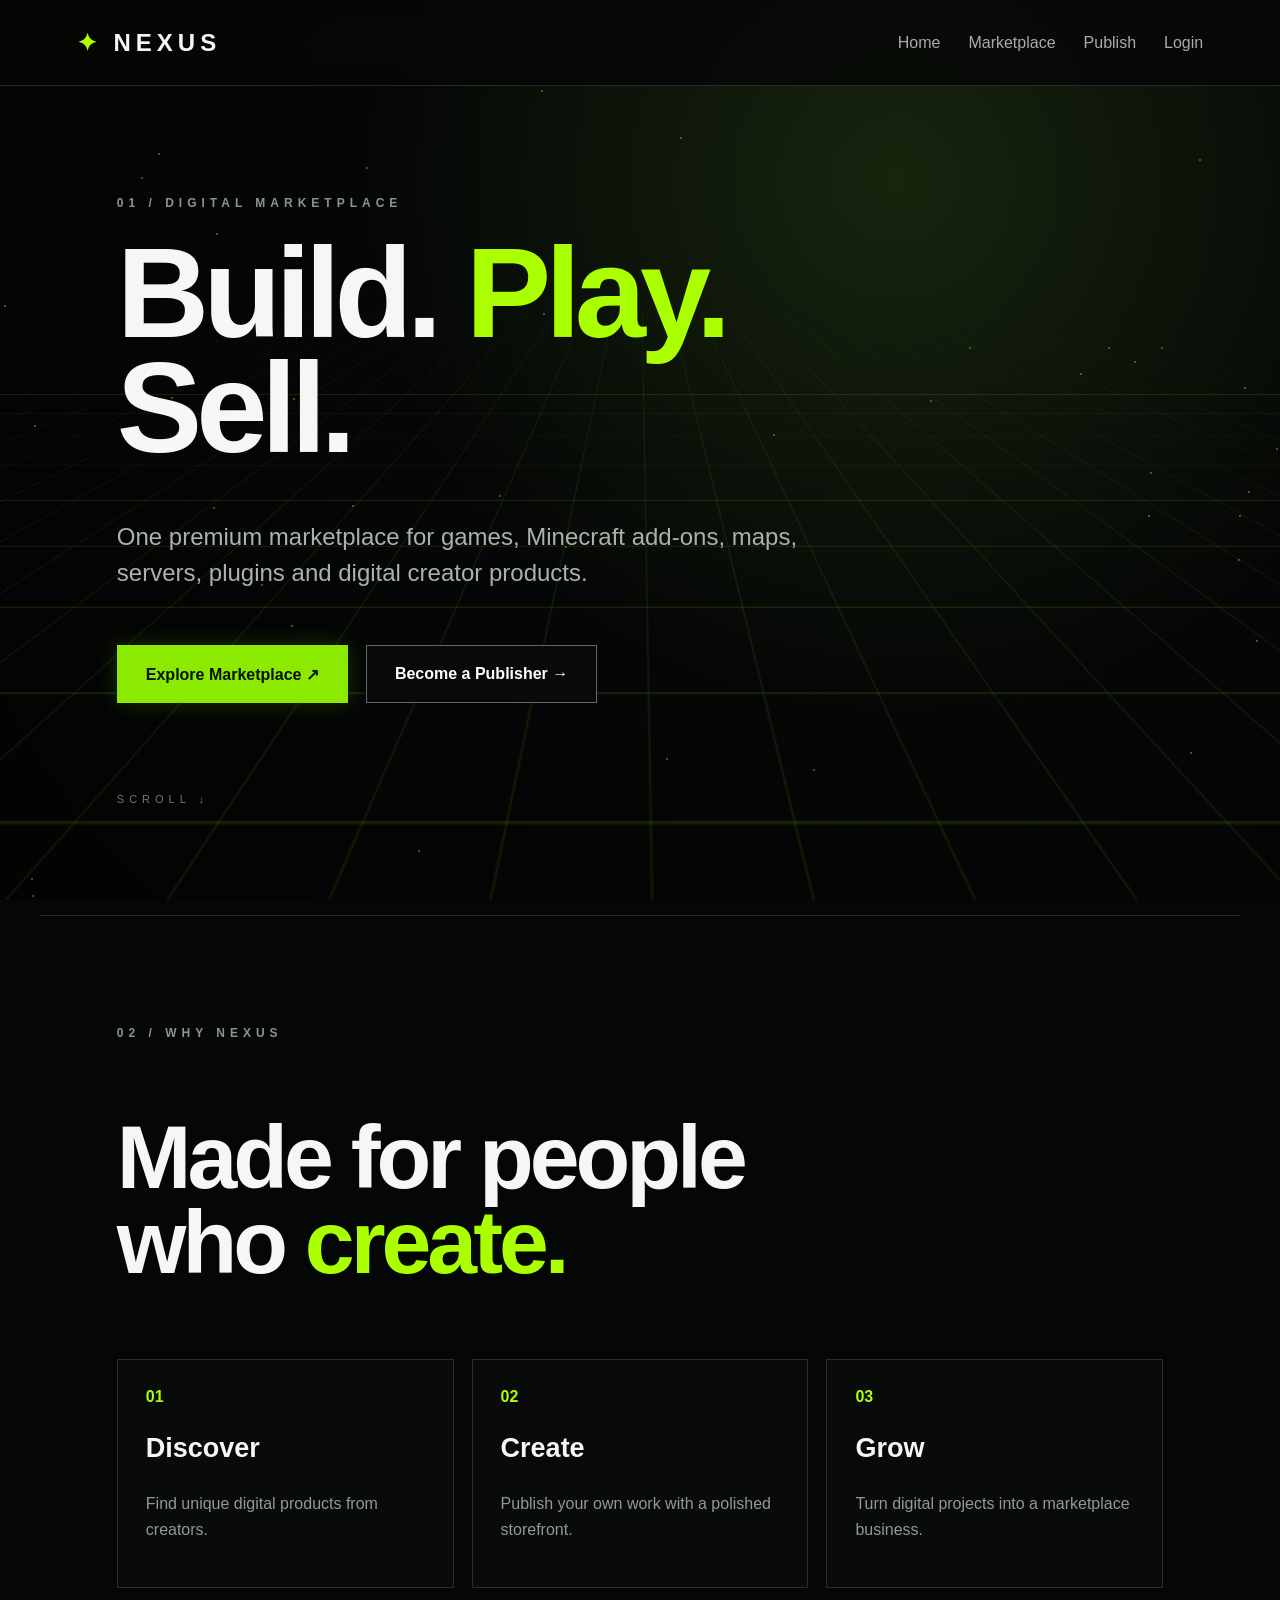
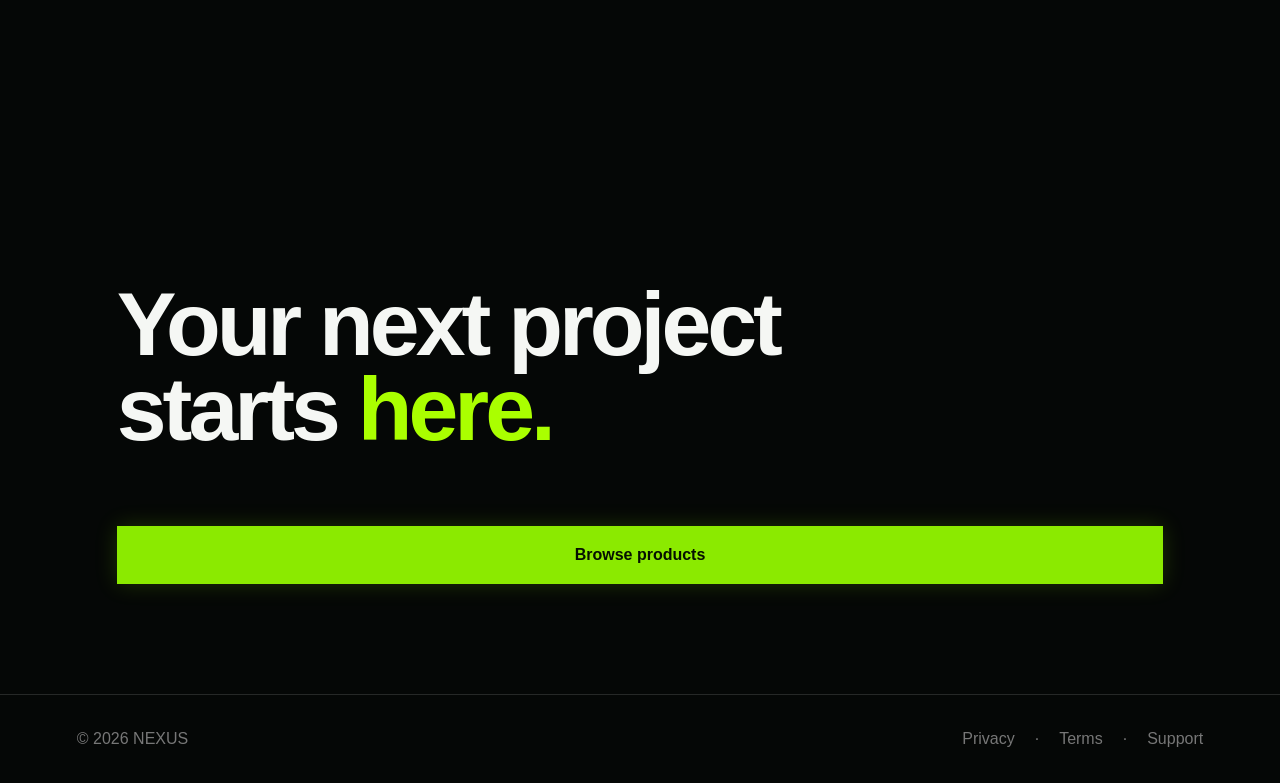
<file: index.html>
<!doctype html><html><head><meta charset="utf-8"><meta name="viewport" content="width=device-width,initial-scale=1"><title>NEXUS — Build. Play. Sell.</title><link rel="stylesheet" href="style.css"></head><body><div class="bg"><div class="grid"></div><div id="particles"></div></div><header><a class="logo" href="index.html">✦ NEXUS</a><button class="menu">☰</button><nav><a href="index.html">Home</a><a href="marketplace.html">Marketplace</a><a href="publisher.html">Publish</a><a href="login.html">Login</a></nav></header><main><section class="hero"><div class="eyebrow">01 / DIGITAL MARKETPLACE</div><h1>Build. <span>Play.</span><br>Sell.</h1><p>One premium marketplace for games, Minecraft add-ons, maps, servers, plugins and digital creator products.</p><div class="actions"><a class="btn primary" href="marketplace.html">Explore Marketplace ↗</a><a class="btn" href="publisher.html">Become a Publisher →</a></div><div class="scroll">SCROLL ↓</div></section><section class="section"><div class="eyebrow">02 / WHY NEXUS</div><h2>Made for people<br>who <span>create.</span></h2><div class="cards"><article><b>01</b><h3>Discover</h3><p>Find unique digital products from creators.</p></article><article><b>02</b><h3>Create</h3><p>Publish your own work with a polished storefront.</p></article><article><b>03</b><h3>Grow</h3><p>Turn digital projects into a marketplace business.</p></article></div></section><section class="cta"><h2>Your next project<br>starts <span>here.</span></h2><a class="btn primary" href="marketplace.html">Browse products</a></section></main><footer>© 2026 NEXUS <span><a href="privacy.html">Privacy</a> · <a href="terms.html">Terms</a> · <a href="support.html">Support</a></span></footer><script src="app.js"></script></body></html>
</file>
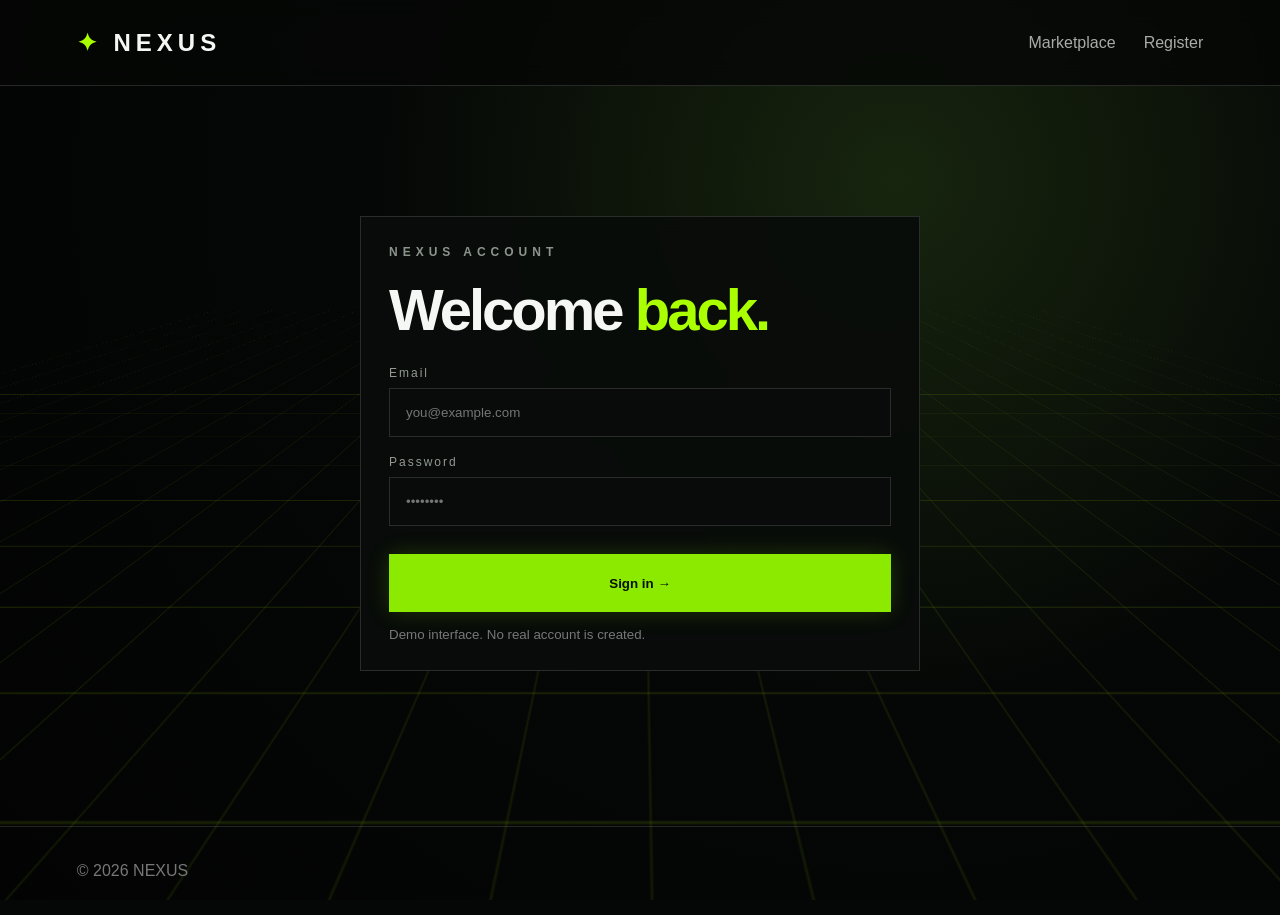
<file: login.html>
<!doctype html><html><head><meta charset="utf-8"><meta name="viewport" content="width=device-width,initial-scale=1"><title>Login — NEXUS</title><link rel="stylesheet" href="style.css"></head><body><div class="bg"><div class="grid"></div></div><header><a class="logo" href="index.html">✦ NEXUS</a><nav><a href="marketplace.html">Marketplace</a><a href="register.html">Register</a></nav></header><main class="page narrow"><div class="auth"><div class="eyebrow">NEXUS ACCOUNT</div><h1>Welcome <span>back.</span></h1><div class="field"><label>Email</label><input type="email" placeholder="you@example.com"></div><div class="field"><label>Password</label><input type="password" placeholder="••••••••"></div><button class="btn primary" onclick="alert('Demo only — connect real authentication for production.')">Sign in →</button><small>Demo interface. No real account is created.</small></div></main><footer>© 2026 NEXUS</footer><script src="app.js"></script></body></html>
</file>
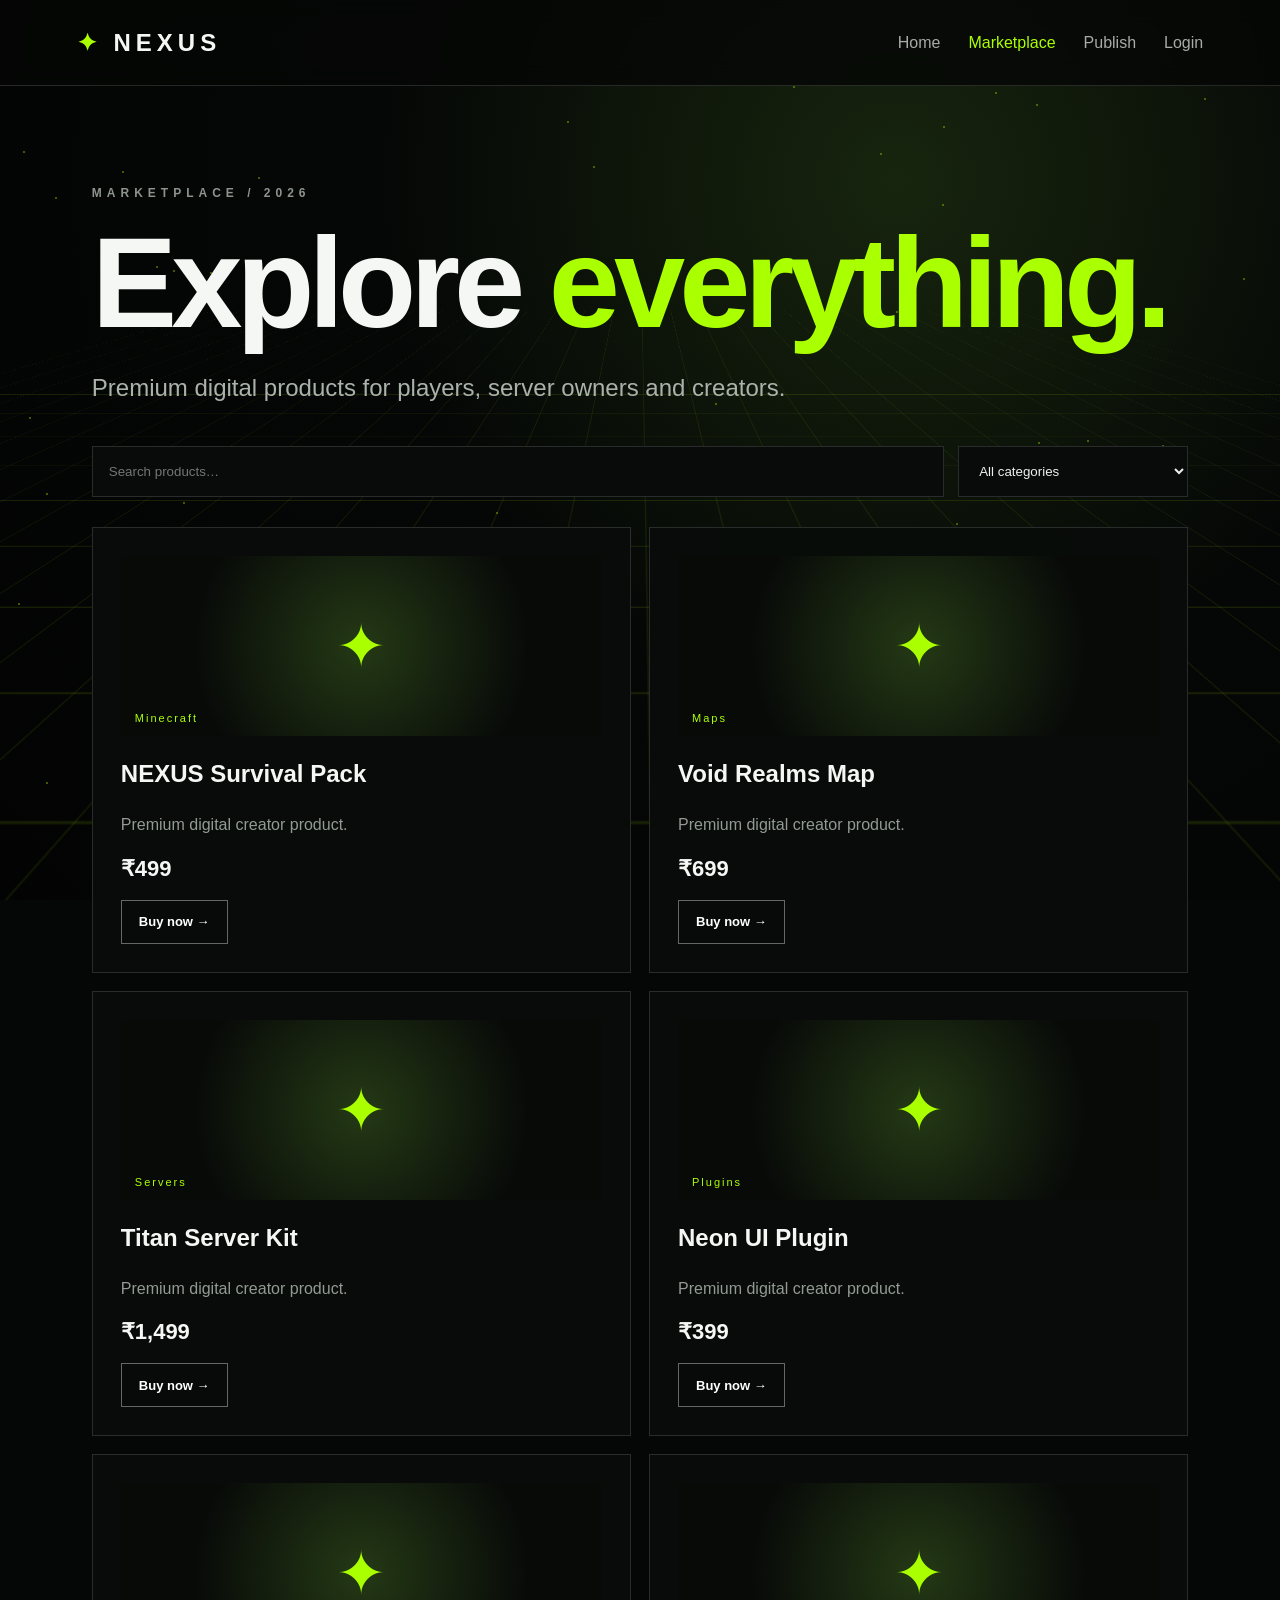
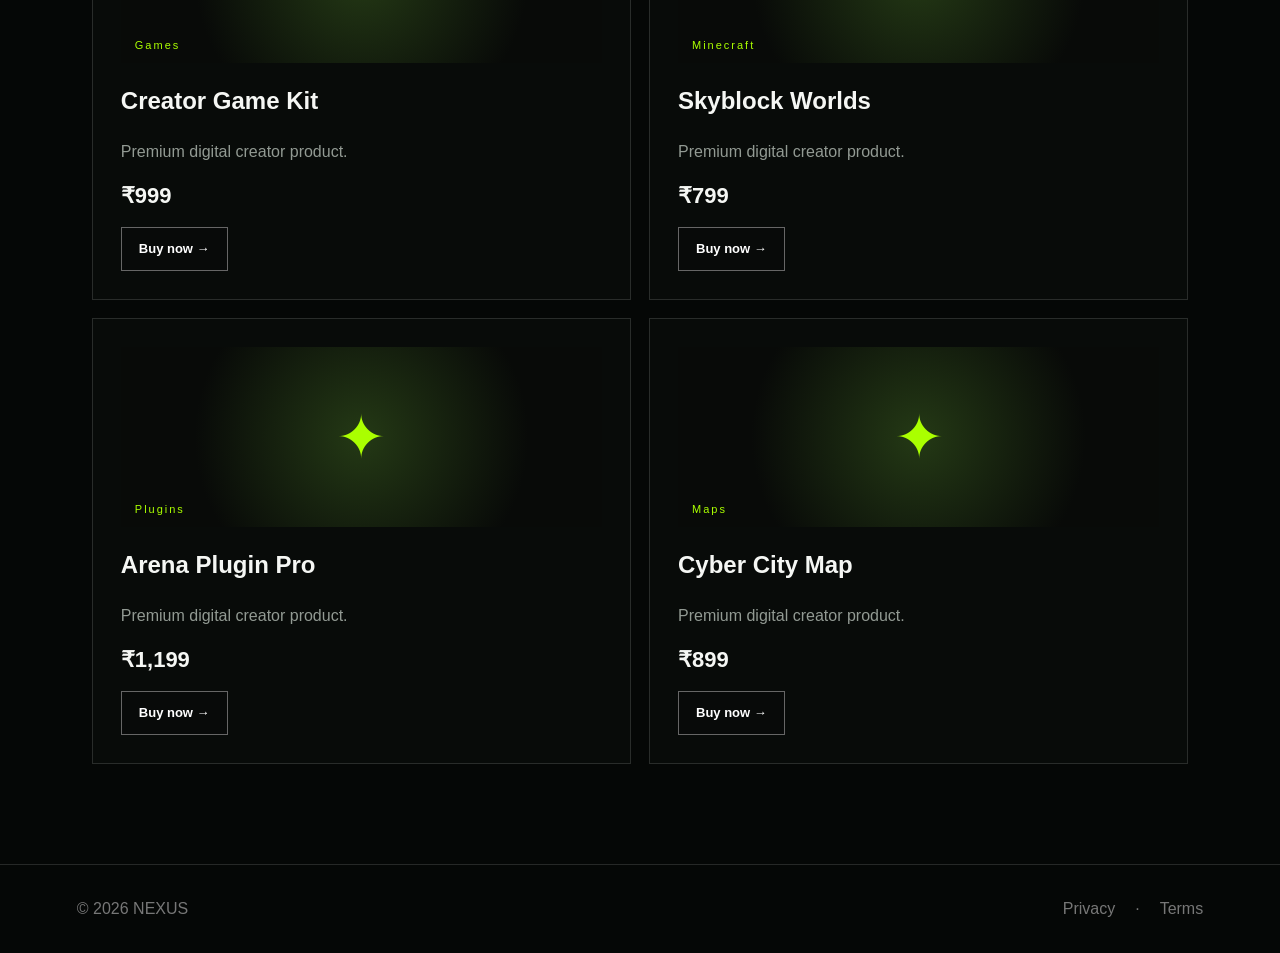
<file: marketplace.html>
<!doctype html><html><head><meta charset="utf-8"><meta name="viewport" content="width=device-width,initial-scale=1"><title>Marketplace — NEXUS</title><link rel="stylesheet" href="style.css"></head><body><div class="bg"><div class="grid"></div><div id="particles"></div></div><header><a class="logo" href="index.html">✦ NEXUS</a><button class="menu">☰</button><nav><a href="index.html">Home</a><a class="active" href="marketplace.html">Marketplace</a><a href="publisher.html">Publish</a><a href="login.html">Login</a></nav></header><main class="page"><div class="eyebrow">MARKETPLACE / 2026</div><h1>Explore <span>everything.</span></h1><p class="lead">Premium digital products for players, server owners and creators.</p><div class="toolbar"><input id="search" placeholder="Search products…"><select id="filter"><option value="all">All categories</option><option>Minecraft</option><option>Servers</option><option>Plugins</option><option>Maps</option><option>Games</option></select></div><div id="products" class="product-grid"></div></main><footer>© 2026 NEXUS <span><a href="privacy.html">Privacy</a> · <a href="terms.html">Terms</a></span></footer><script src="app.js"></script></body></html>
</file>
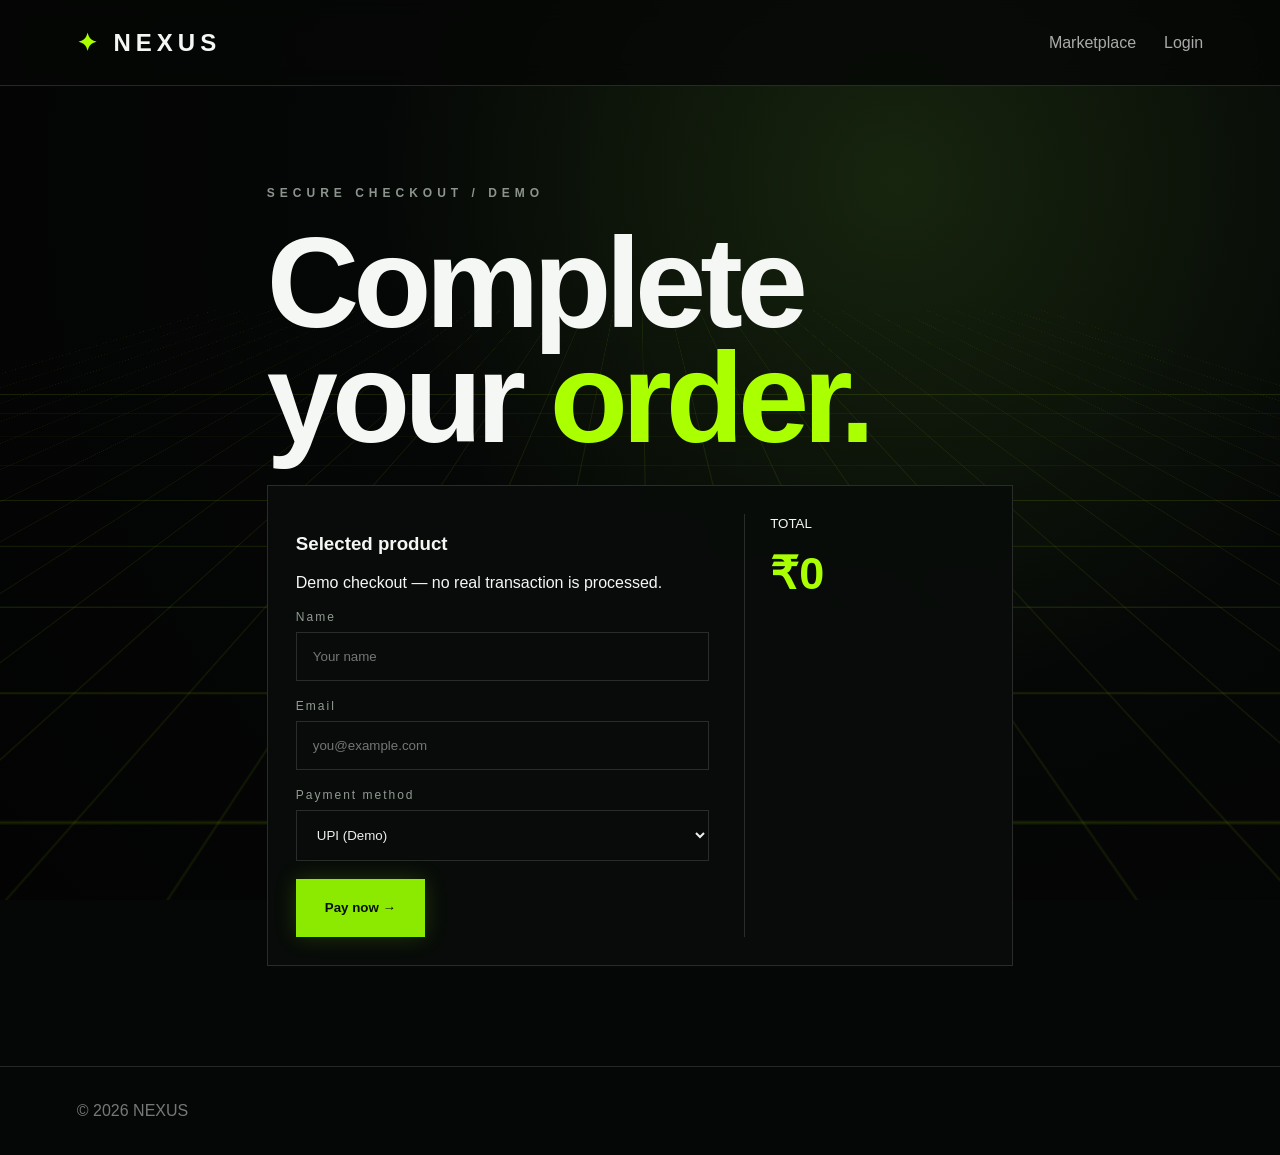
<file: payment.html>
<!doctype html><html><head><meta charset="utf-8"><meta name="viewport" content="width=device-width,initial-scale=1"><title>Payment — NEXUS</title><link rel="stylesheet" href="style.css"></head><body><div class="bg"><div class="grid"></div></div><header><a class="logo" href="index.html">✦ NEXUS</a><nav><a href="marketplace.html">Marketplace</a><a href="login.html">Login</a></nav></header><main class="page narrow"><div class="eyebrow">SECURE CHECKOUT / DEMO</div><h1>Complete your <span>order.</span></h1><div class="checkout"><div><h3 id="item">Selected product</h3><p>Demo checkout — no real transaction is processed.</p><div class="field"><label>Name</label><input placeholder="Your name"></div><div class="field"><label>Email</label><input type="email" placeholder="you@example.com"></div><div class="field"><label>Payment method</label><select><option>UPI (Demo)</option><option>Card (Demo)</option><option>Wallet (Demo)</option></select></div><button class="btn primary" onclick="alert('Demo payment successful — no real transaction was made.')">Pay now →</button></div><aside><small>TOTAL</small><strong id="price">₹0</strong></aside></div></main><footer>© 2026 NEXUS</footer><script src="app.js"></script><script>const q=new URLSearchParams(location.search);document.getElementById('item').textContent=q.get('product')||'Selected product';document.getElementById('price').textContent=q.get('price')||'₹0';</script></body></html>
</file>
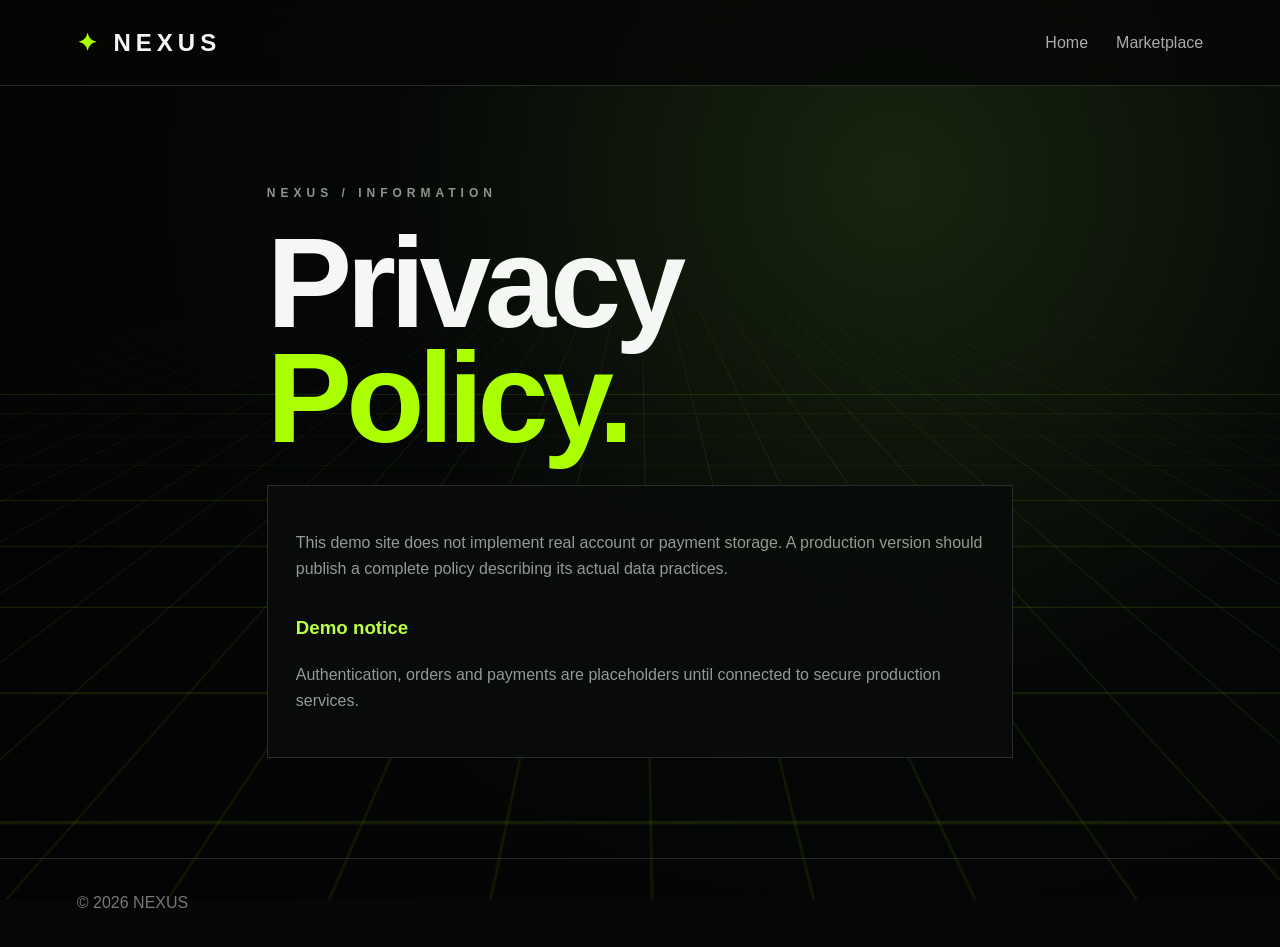
<file: privacy.html>
<!doctype html><html><head><meta charset="utf-8"><meta name="viewport" content="width=device-width,initial-scale=1"><title>Privacy — NEXUS</title><link rel="stylesheet" href="style.css"></head><body><div class="bg"><div class="grid"></div></div><header><a class="logo" href="index.html">✦ NEXUS</a><nav><a href="index.html">Home</a><a href="marketplace.html">Marketplace</a></nav></header><main class="page narrow"><div class="eyebrow">NEXUS / INFORMATION</div><h1>Privacy <span>Policy.</span></h1><div class="legal"><p>This demo site does not implement real account or payment storage. A production version should publish a complete policy describing its actual data practices.</p><h3>Demo notice</h3><p>Authentication, orders and payments are placeholders until connected to secure production services.</p></div></main><footer>© 2026 NEXUS</footer><script src="app.js"></script></body></html>
</file>
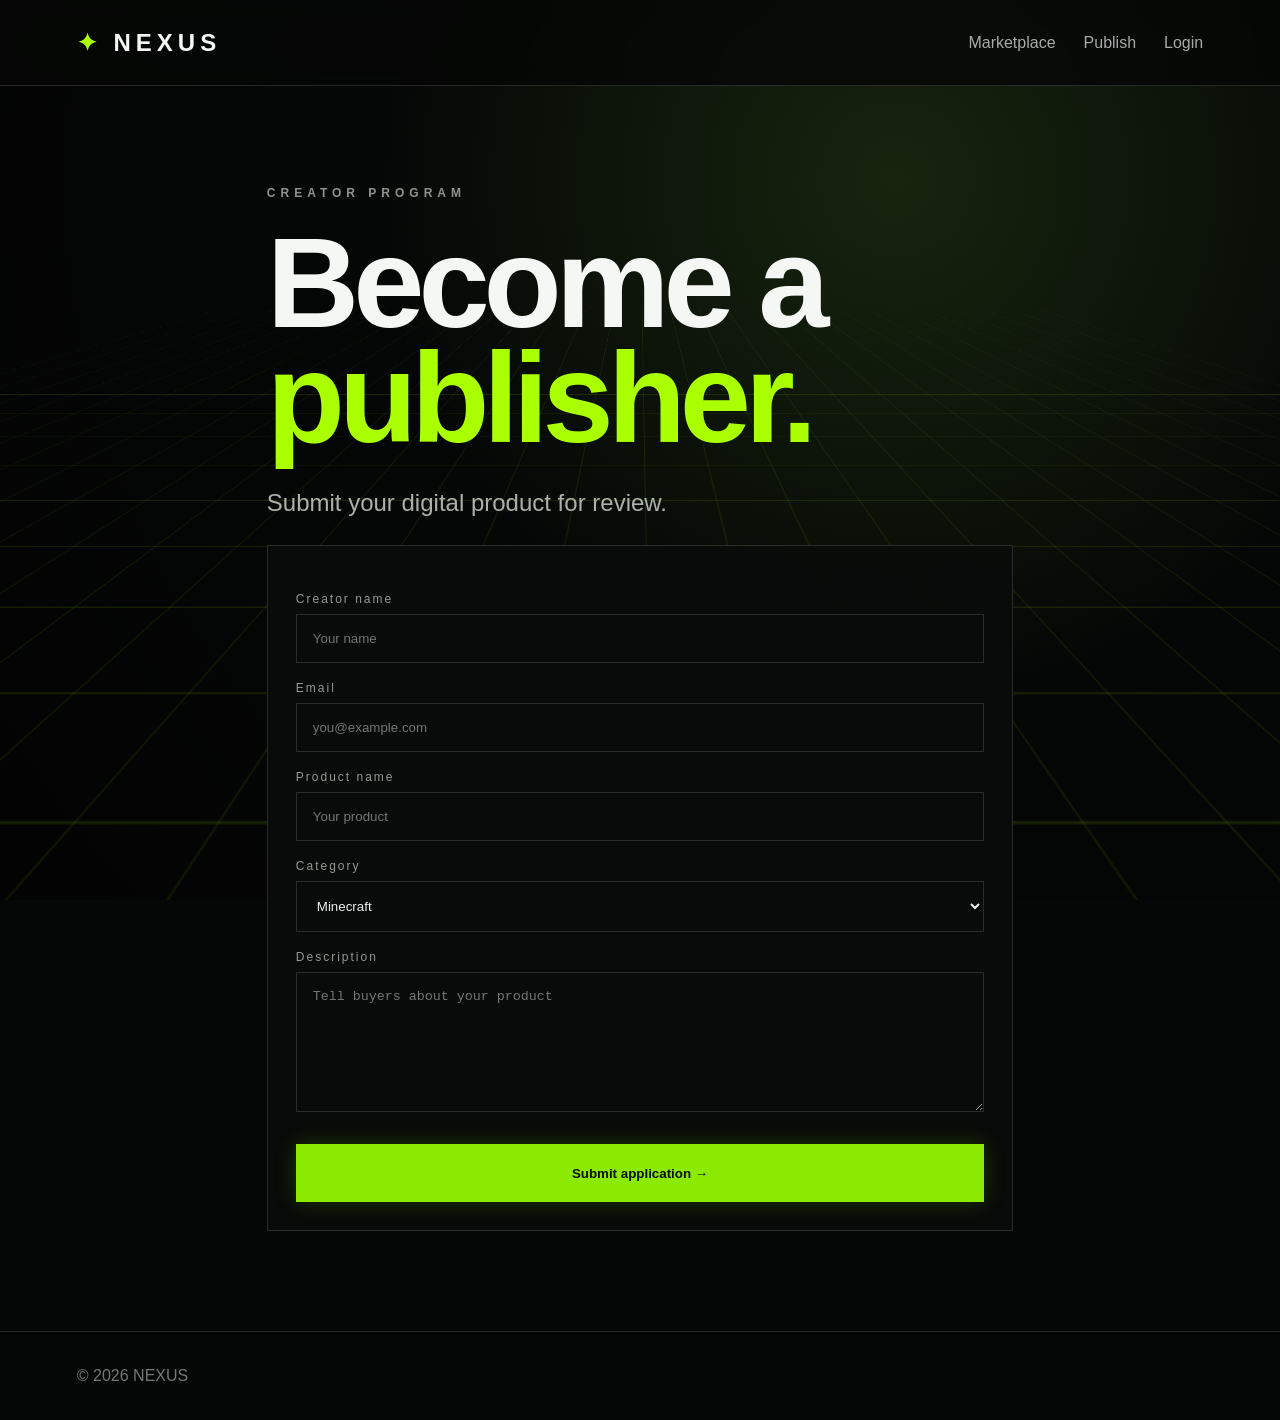
<file: publisher.html>
<!doctype html><html><head><meta charset="utf-8"><meta name="viewport" content="width=device-width,initial-scale=1"><title>Publish — NEXUS</title><link rel="stylesheet" href="style.css"></head><body><div class="bg"><div class="grid"></div></div><header><a class="logo" href="index.html">✦ NEXUS</a><nav><a href="marketplace.html">Marketplace</a><a href="publisher.html">Publish</a><a href="login.html">Login</a></nav></header><main class="page narrow"><div class="eyebrow">CREATOR PROGRAM</div><h1>Become a <span>publisher.</span></h1><p class="lead">Submit your digital product for review.</p><div class="formbox"><div class="field"><label>Creator name</label><input placeholder="Your name"></div><div class="field"><label>Email</label><input type="email" placeholder="you@example.com"></div><div class="field"><label>Product name</label><input placeholder="Your product"></div><div class="field"><label>Category</label><select><option>Minecraft</option><option>Games</option><option>Servers</option><option>Plugins</option><option>Maps</option></select></div><div class="field"><label>Description</label><textarea placeholder="Tell buyers about your product"></textarea></div><button class="btn primary" onclick="alert('Application submitted in demo mode.')">Submit application →</button></div></main><footer>© 2026 NEXUS</footer><script src="app.js"></script></body></html>
</file>
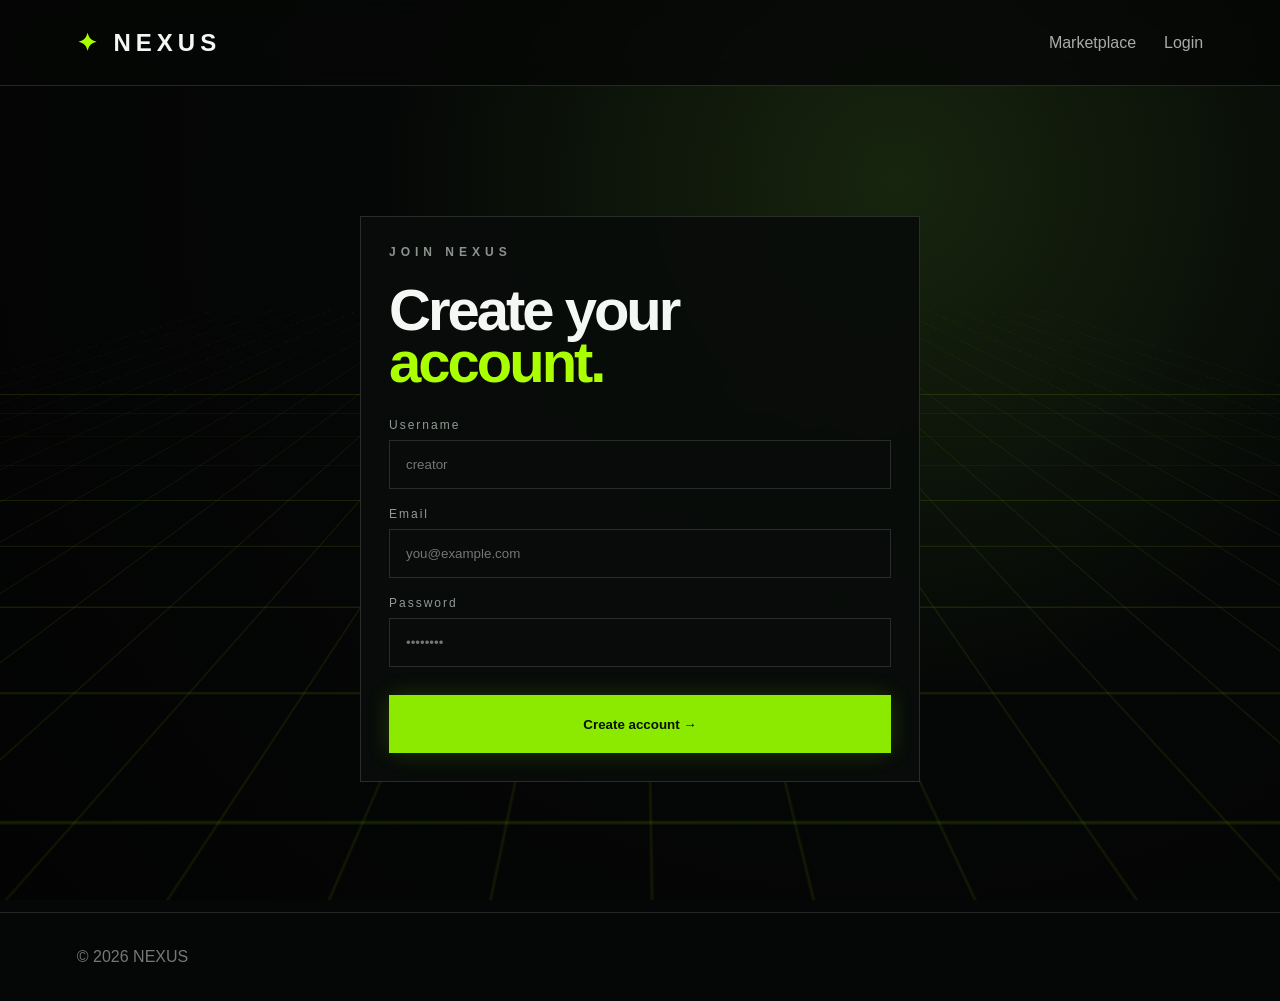
<file: register.html>
<!doctype html><html><head><meta charset="utf-8"><meta name="viewport" content="width=device-width,initial-scale=1"><title>Register — NEXUS</title><link rel="stylesheet" href="style.css"></head><body><div class="bg"><div class="grid"></div></div><header><a class="logo" href="index.html">✦ NEXUS</a><nav><a href="marketplace.html">Marketplace</a><a href="login.html">Login</a></nav></header><main class="page narrow"><div class="auth"><div class="eyebrow">JOIN NEXUS</div><h1>Create your <span>account.</span></h1><div class="field"><label>Username</label><input placeholder="creator"></div><div class="field"><label>Email</label><input type="email" placeholder="you@example.com"></div><div class="field"><label>Password</label><input type="password" placeholder="••••••••"></div><button class="btn primary" onclick="alert('Demo only — connect real authentication for production.')">Create account →</button></div></main><footer>© 2026 NEXUS</footer><script src="app.js"></script></body></html>
</file>
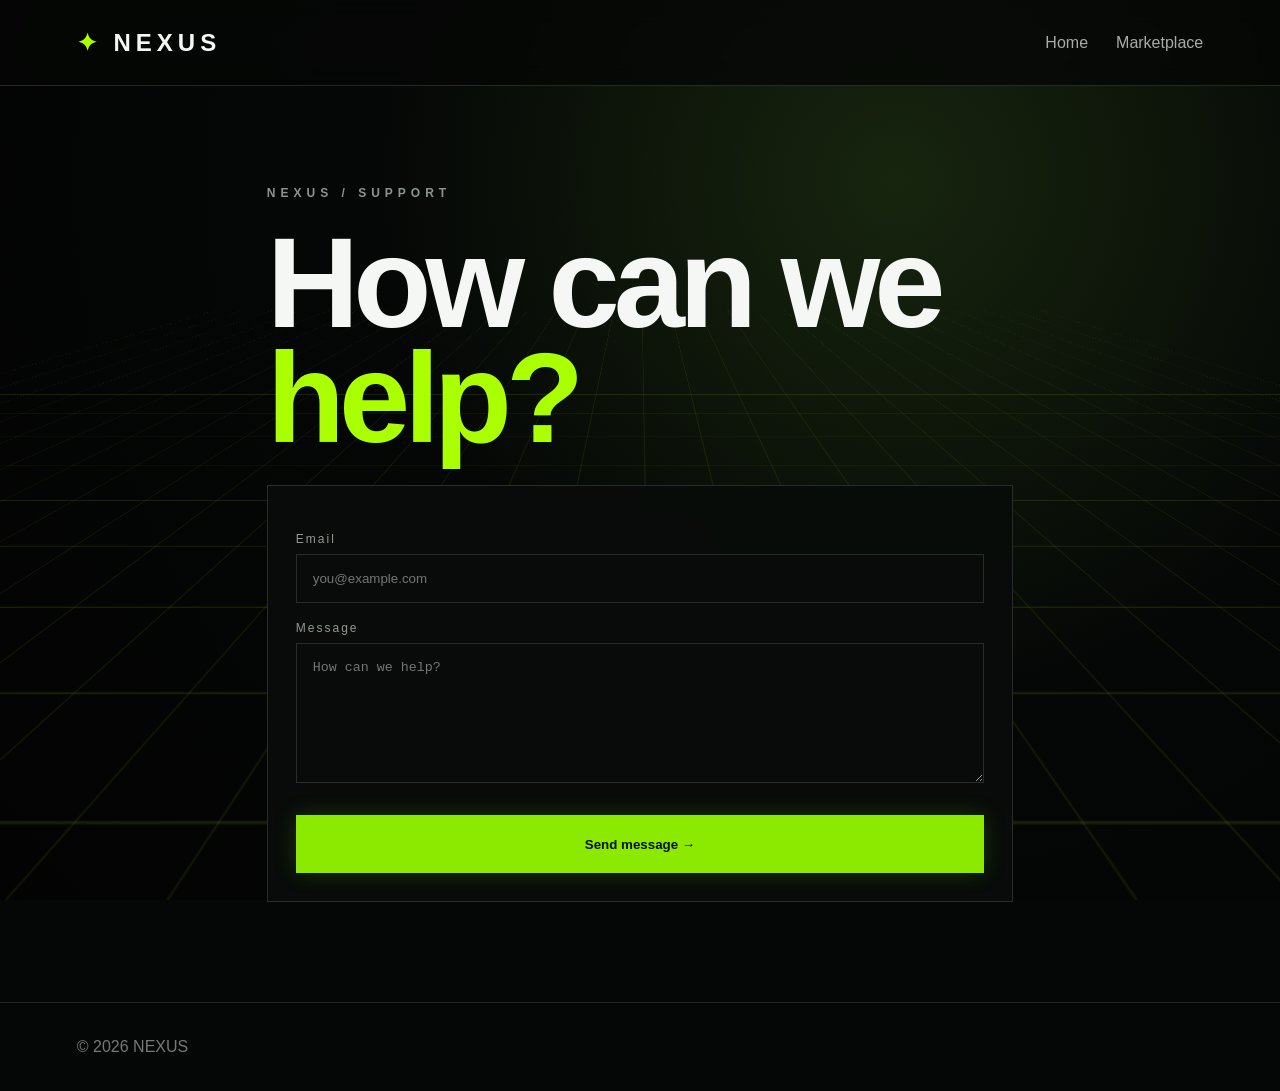
<file: support.html>
<!doctype html><html><head><meta charset="utf-8"><meta name="viewport" content="width=device-width,initial-scale=1"><title>Support — NEXUS</title><link rel="stylesheet" href="style.css"></head><body><div class="bg"><div class="grid"></div></div><header><a class="logo" href="index.html">✦ NEXUS</a><nav><a href="index.html">Home</a><a href="marketplace.html">Marketplace</a></nav></header><main class="page narrow"><div class="eyebrow">NEXUS / SUPPORT</div><h1>How can we <span>help?</span></h1><div class="formbox"><div class="field"><label>Email</label><input type="email" placeholder="you@example.com"></div><div class="field"><label>Message</label><textarea placeholder="How can we help?"></textarea></div><button class="btn primary" onclick="alert('Support message sent in demo mode.')">Send message →</button></div></main><footer>© 2026 NEXUS</footer><script src="app.js"></script></body></html>
</file>
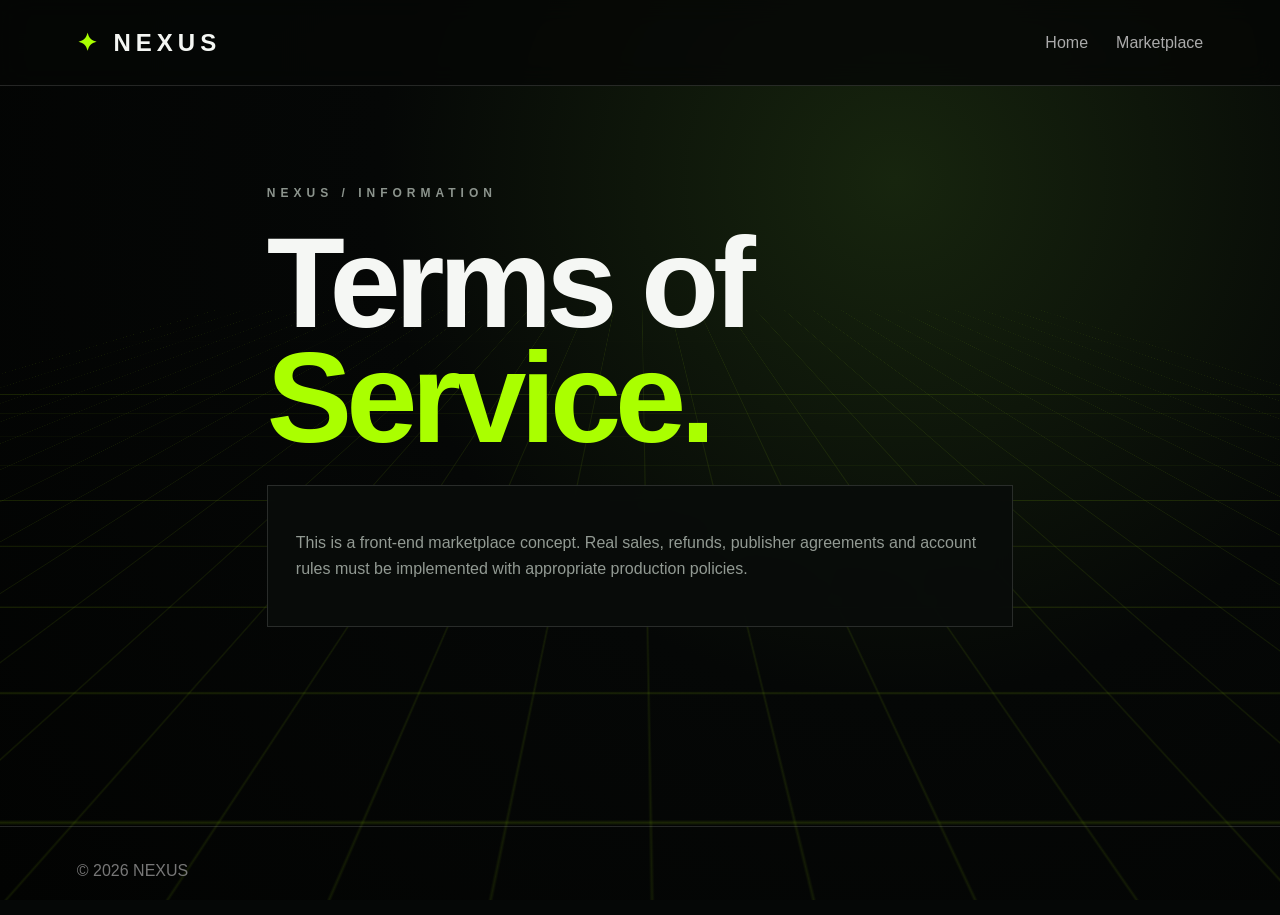
<file: terms.html>
<!doctype html><html><head><meta charset="utf-8"><meta name="viewport" content="width=device-width,initial-scale=1"><title>Terms — NEXUS</title><link rel="stylesheet" href="style.css"></head><body><div class="bg"><div class="grid"></div></div><header><a class="logo" href="index.html">✦ NEXUS</a><nav><a href="index.html">Home</a><a href="marketplace.html">Marketplace</a></nav></header><main class="page narrow"><div class="eyebrow">NEXUS / INFORMATION</div><h1>Terms of <span>Service.</span></h1><div class="legal"><p>This is a front-end marketplace concept. Real sales, refunds, publisher agreements and account rules must be implemented with appropriate production policies.</p></div></main><footer>© 2026 NEXUS</footer><script src="app.js"></script></body></html>
</file>
<file: style.css>
*{box-sizing:border-box}html{scroll-behavior:smooth}body{margin:0;background:#050706;color:#f5f7f4;font-family:Arial,sans-serif;overflow-x:hidden}a{color:inherit;text-decoration:none}.bg{position:fixed;inset:0;z-index:-2;overflow:hidden;background:radial-gradient(circle at 70% 20%,#17250e,#050706 45%,#020302)}.grid{position:absolute;inset:-20%;background-image:linear-gradient(#b6ff0020 1px,transparent 1px),linear-gradient(90deg,#b6ff0015 1px,transparent 1px);background-size:60px 60px;transform:perspective(500px) rotateX(62deg);animation:gridmove 12s linear infinite}#particles i{position:absolute;width:2px;height:2px;background:#b7ff00;border-radius:50%;opacity:.45;animation:twinkle 4s infinite alternate}header{height:86px;padding:0 6%;display:flex;align-items:center;justify-content:space-between;border-bottom:1px solid #fff2;position:sticky;top:0;z-index:5;background:#050706cc;backdrop-filter:blur(12px)}.logo{font-size:24px;font-weight:900;letter-spacing:5px}.logo:first-letter{color:#aaff00}nav{display:flex;gap:28px;color:#aaa}nav a:hover,.active{color:#aaff00}.menu{display:none;background:none;border:0;color:white;font-size:28px}.hero,.section,.cta{max-width:1200px;margin:auto;padding:110px 6%}.hero{min-height:760px;display:flex;flex-direction:column;justify-content:center}.eyebrow{font-size:12px;letter-spacing:5px;color:#8c948d;font-weight:bold;margin-bottom:25px}.hero h1,.page h1{font-size:clamp(58px,10vw,130px);line-height:.9;letter-spacing:-6px;margin:0 0 30px}.hero h1 span,h1 span,h2 span{color:#aaff00}.hero p,.lead{max-width:750px;color:#aab2ab;font-size:24px;line-height:1.5}.actions{display:flex;gap:18px;margin-top:30px;flex-wrap:wrap}.btn{display:inline-flex;align-items:center;justify-content:center;min-height:58px;padding:0 28px;border:1px solid #666;background:#080a09;color:#fff;font-weight:bold;cursor:pointer;transition:.25s}.btn:hover{transform:translateY(-3px);border-color:#aaff00}.primary{background:#8bea00;color:#061000;border-color:#8bea00;box-shadow:0 0 22px #8bea0030}.small{min-height:44px;padding:0 17px;font-size:13px}.scroll{margin-top:90px;color:#777;letter-spacing:5px;font-size:11px}.section{border-top:1px solid #fff2}.section h2,.cta h2{font-size:clamp(48px,7vw,90px);line-height:.95;letter-spacing:-4px}.cards{display:grid;grid-template-columns:repeat(3,1fr);gap:18px;margin-top:55px}.cards article,.product,.checkout,.formbox,.legal,.auth{border:1px solid #fff2;background:#090c0aee;padding:28px;backdrop-filter:blur(10px)}.cards b{color:#aaff00}.cards h3{font-size:27px}.cards p,.product p,.legal p{color:#929a93;line-height:1.6}.cta{min-height:500px;display:flex;flex-direction:column;justify-content:center}footer{padding:35px 6%;border-top:1px solid #fff2;color:#777;display:flex;justify-content:space-between}footer span{display:flex;gap:20px}.page{max-width:1250px;margin:auto;padding:100px 6%;min-height:calc(100vh - 160px)}.narrow{max-width:900px}.toolbar{display:flex;gap:14px;margin:40px 0 30px}.toolbar input,.toolbar select,.field input,.field select,.field textarea{width:100%;background:#080b09;border:1px solid #fff2;color:#eee;padding:16px;outline:none}.toolbar input{flex:1}.toolbar select{max-width:230px}.product-grid{display:grid;grid-template-columns:repeat(2,1fr);gap:18px}.product-art{height:180px;background:radial-gradient(circle,#243915,#080a08 65%);display:flex;align-items:center;justify-content:center;font-size:60px;color:#aaff00;position:relative}.product-art small{position:absolute;left:14px;bottom:12px;font-size:11px;letter-spacing:2px}.product h3{font-size:24px}.product strong{display:block;font-size:22px;margin:18px 0}.checkout{display:grid;grid-template-columns:1fr 240px;gap:35px}.checkout aside{border-left:1px solid #fff2;padding-left:25px}.checkout aside strong{display:block;font-size:45px;color:#aaff00;margin-top:15px}.field{margin:18px 0}.field label{display:block;color:#929a93;font-size:12px;letter-spacing:2px;margin-bottom:8px}.field textarea{min-height:140px}.auth{max-width:560px;margin:30px auto}.auth h1{font-size:58px;letter-spacing:-3px}.auth .btn,.formbox .btn{width:100%;margin-top:10px}.auth small{display:block;color:#777;margin-top:15px}.legal{line-height:1.7}.legal h3{color:#baff45;margin-top:30px}@keyframes gridmove{to{transform:perspective(500px) rotateX(62deg) translateY(80px)}}@keyframes twinkle{to{opacity:.05;transform:translateY(-25px)}}@media(max-width:760px){header{height:72px}.menu{display:block}nav{display:none;position:absolute;top:72px;left:0;right:0;padding:25px 6%;background:#070907f5;flex-direction:column}.open{display:flex}.hero{min-height:720px;padding-top:60px}.actions{flex-direction:column}.btn{width:100%}.cards,.product-grid{grid-template-columns:1fr}.toolbar{flex-direction:column}.toolbar select{max-width:none}.checkout{grid-template-columns:1fr}.checkout aside{border-left:0;border-top:1px solid #fff2;padding:25px 0}footer{flex-direction:column;gap:15px}.page{padding-top:70px}}
</file>
